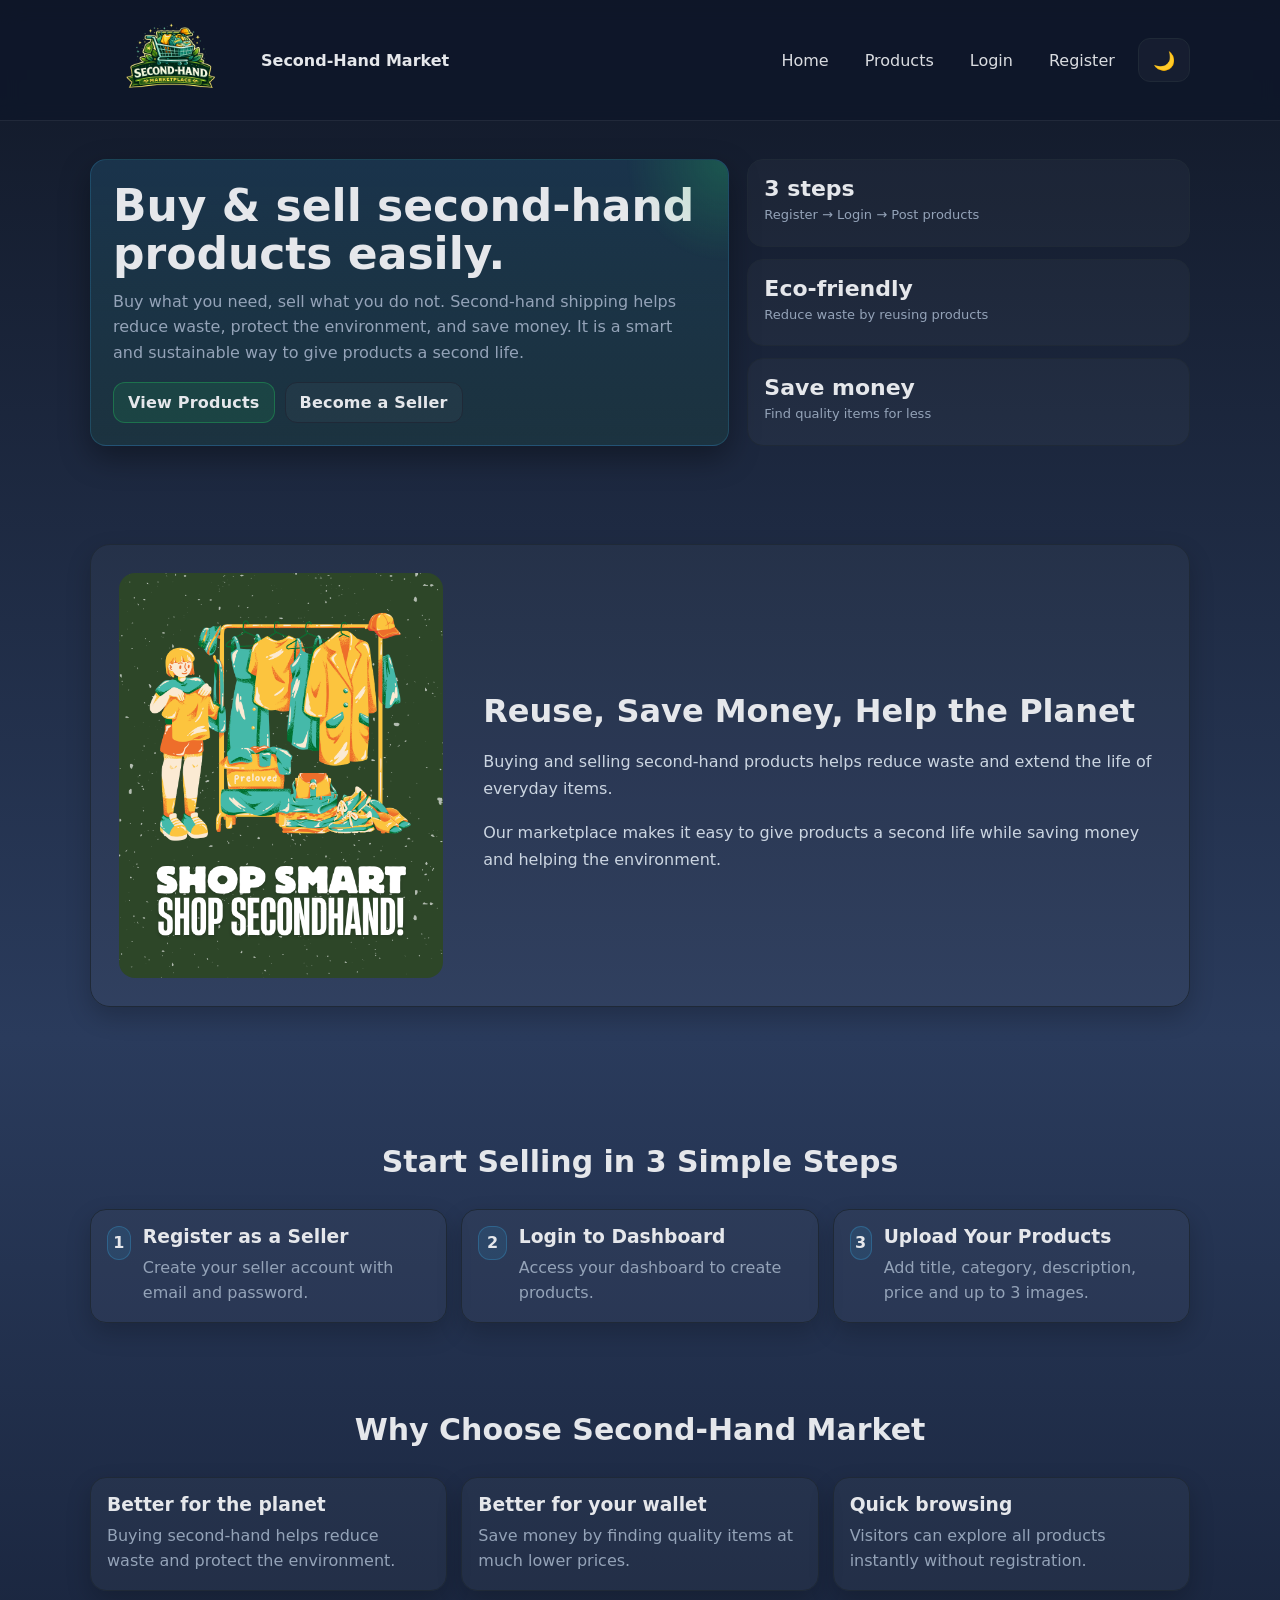
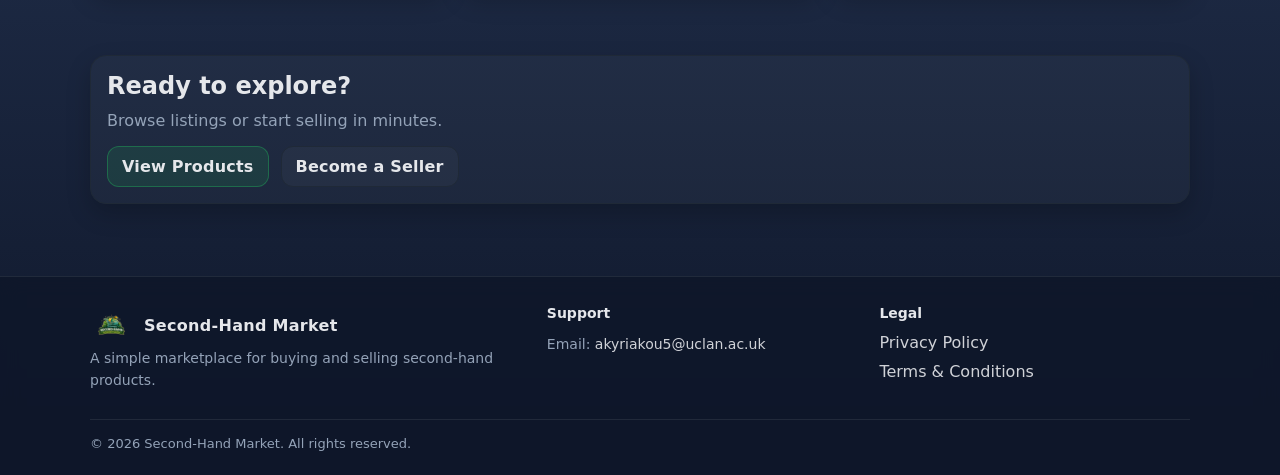
<file: index.html>
<!doctype html>
<html lang="en">
<head>
    <meta charset="utf-8" />
    <meta name="viewport" content="width=device-width,initial-scale=1" />
    <link rel="icon" type="image/png" href="assets/logo4.png">
    <title>Second-Hand Market | Home</title>
    <link rel="stylesheet" href="css/style.css" />
    <link rel="stylesheet" href="css/footer.css" />
    <script src="js/app.js" defer></script>

</head>
<body>
<div id="navbar"></div>

<header class="hero">
    <div class="container">
        <div class="hero-grid">
            <div class="hero-card">
                <h1>Buy & sell second-hand products easily.</h1>
                <p>
                    Buy what you need, sell what you do not. Second-hand shipping helps reduce waste,
                    protect the environment, and save money. It is a smart and sustainable way to give products a second life.
                </p>
                <div class="hero-actions">
                    <a class="btn primary" href="products.html">View Products</a>
                    <a class="btn" href="register.html">Become a Seller</a>
                </div>
            </div>

            <div class="kpi">
                <div class="kpi-card">
                    <div class="big">3 steps</div>
                    <div class="small">Register → Login → Post products</div>
                </div>
                <div class="kpi-card">
                    <div class="big">Eco-friendly</div>
                    <div class="small">Reduce waste by reusing products</div>
                </div>
                <div class="kpi-card">
                    <div class="big">Save money</div>
                    <div class="small">Find quality items for less</div>
                </div>
            </div>
        </div>
    </div>
</header>

<section class="eco-section">

    <div class="eco-container">

        <div class="eco-image">
            <img src="assets/sustainability.png" alt="Sustainable shopping">
        </div>

        <div class="eco-text">
            <h2>Reuse, Save Money, Help the Planet</h2>

            <p>
                Buying and selling second-hand products helps reduce waste and extend the life of everyday items.
            </p>

            <p>
                Our marketplace makes it easy to give products a second life while saving money and helping the environment.
            </p>

        </div>

    </div>

</section>

<main class="container">
    <section class="section">
        <h2 class="section-title">Start Selling in 3 Simple Steps</h2>
        <div class="grid-3 steps">
            <div class="card step">
                <div class="num">1</div>
                <div>
                    <h3>Register as a Seller</h3>
                    <p>Create your seller account with email and password.</p>
                </div>
            </div>
            <div class="card step">
                <div class="num">2</div>
                <div>
                    <h3>Login to Dashboard</h3>
                    <p>Access your dashboard to create products.</p>
                </div>
            </div>
            <div class="card step">
                <div class="num">3</div>
                <div>
                    <h3>Upload Your Products</h3>
                    <p>Add title, category, description, price and up to 3 images.</p>
                </div>
            </div>
        </div>
    </section>

    <section class="section">
        <h2 class="section-title">Why Choose Second-Hand Market</h2>
        <div class="grid-3">
            <div class="card">
                <h3>Better for the planet</h3>
                <p>Buying second-hand helps reduce waste and protect the environment.</p>
            </div>
            <div class="card">
                <h3>Better for your wallet</h3>
                <p>Save money by finding quality items at much lower prices.</p>
            </div>
            <div class="card">
                <h3>Quick browsing</h3>
                <p>Visitors can explore all products instantly without registration.</p>
            </div>
        </div>
    </section>

    <section class="section">
        <div class="card">
            <h2 style="margin:0 0 8px;">Ready to explore?</h2>
            <p class="muted" style="margin:0 0 12px;">Browse listings or start selling in minutes.</p>
            <div class="inline">
                <a class="btn primary" href="products.html">View Products</a>
                <a class="btn" href="register.html">Become a Seller</a>
            </div>
        </div>
    </section>


</main>
<div id="footerMount"></div>

</body>
</html>
</file>
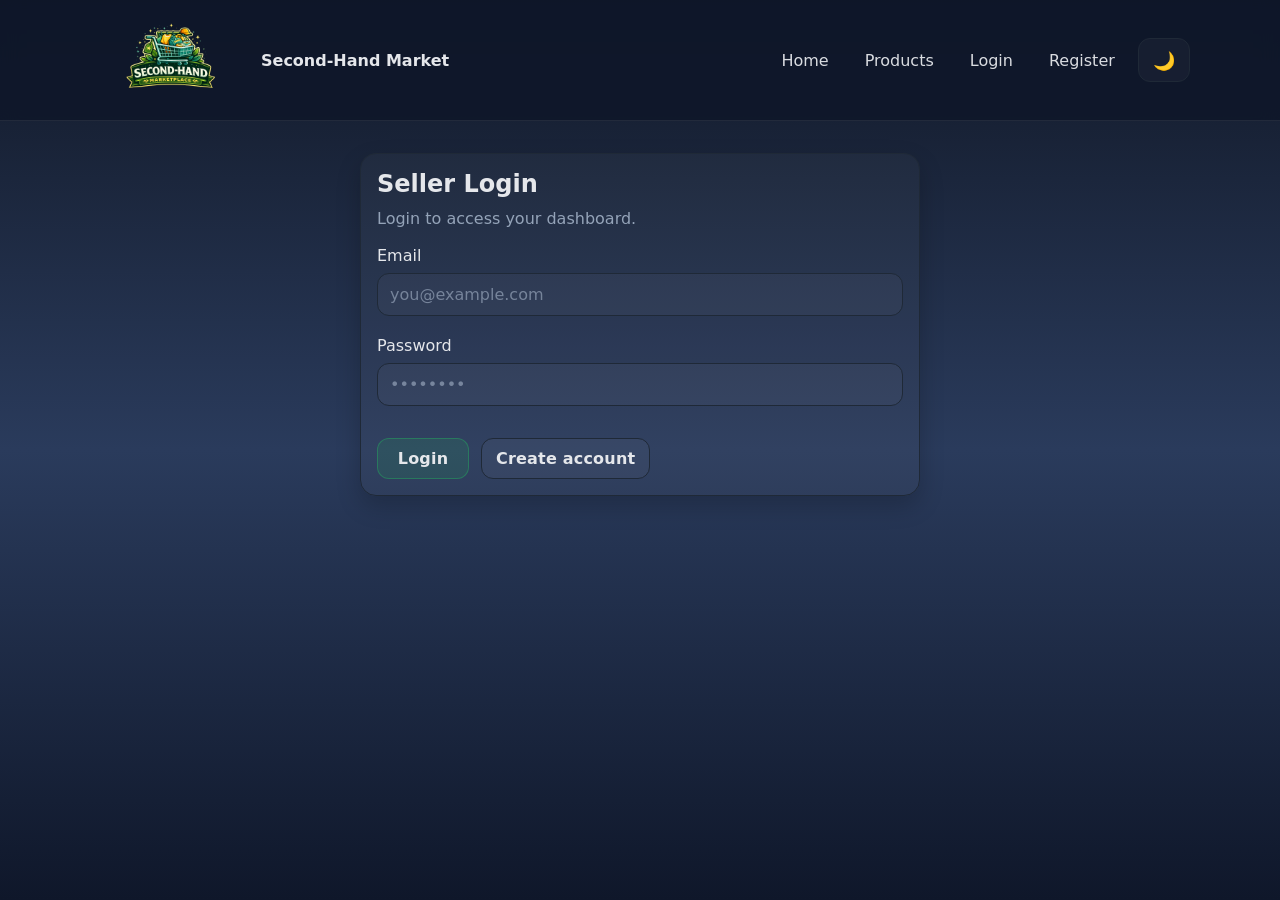
<file: login.html>
<!doctype html>
<html lang="en">
<head>
    <meta charset="utf-8" />
<!--    Makes the page responsive on all devices-->
    <meta name="viewport" content="width=device-width,initial-scale=1" />
    <link rel="icon" type="image/png" href="assets/logo4.png">
<!--    Title show in the browser tab-->
    <title>Second-Hand Market | Login</title>
    <link rel="stylesheet" href="css/style.css" />
    <script src="js/app.js" defer></script>
    <script src="js/auth.js" defer></script>
</head>
<body>
<div id="navbar"></div>

<main class="container section">
<!--    Card container for the login form-->
    <div class="card" style="max-width:560px;margin:0 auto;">
        <h2 style="margin:0 0 8px;">Seller Login</h2>
        <p class="muted" style="margin:0 0 14px;">Login to access your dashboard.</p>

<!--        Login form-->
        <form id="loginForm" class="form" novalidate>
<!--            Email input field-->
            <div class="form-row">
<!--                Label for email input-->
                <label for="email">Email</label>
                <input class="input" id="email" name="email" type="email" placeholder="you@example.com" required />
<!--                Error message for email-->
                <div class="error" data-error="email"></div>
            </div>

<!--            Password input field-->
            <div class="form-row">
<!--                Label for password input-->
                <label for="password">Password</label>
<!--                Password input box-->
                <input class="input" id="password" name="password" type="password" placeholder="••••••••" required />
<!--              Error message for password-->
                <div class="error" data-error="password"></div>
            </div>

            <div id="formMsg" class="small"></div>

            <div class="inline">
<!--                Login button-->
                <button class="btn primary" type="submit">Login</button>
<!--                Link to register page-->
                <a class="btn" href="register.html">Create account</a>
            </div>
        </form>
    </div>
</main>

</body>
</html>
</file>
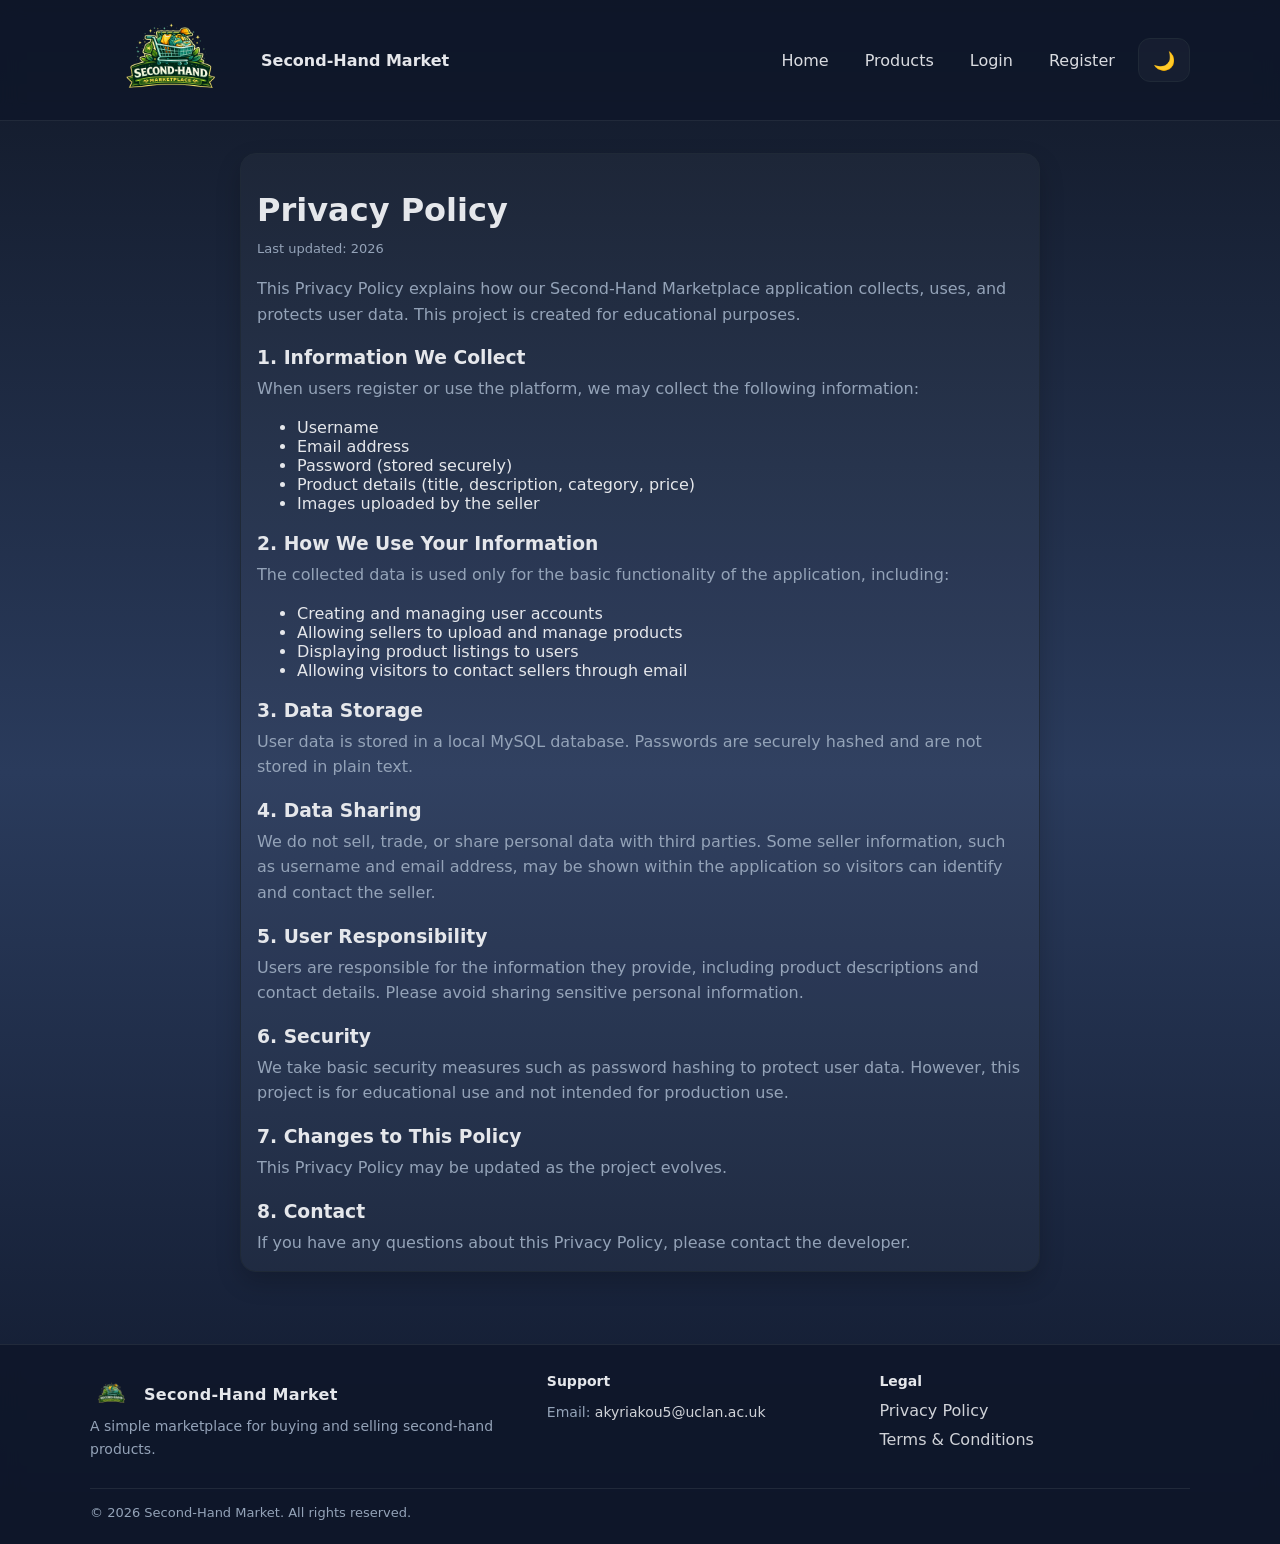
<file: privacy-policy.html>
<!doctype html>
<html lang="en">
<head>
    <meta charset="utf-8" />
    <!-- Makes the page responsive on all devices -->
    <meta name="viewport" content="width=device-width,initial-scale=1" />
    <link rel="icon" type="image/png" href="assets/logo4.png">
    <title>Privacy Policy | Second-Hand Market</title>
    <link rel="stylesheet" href="css/style.css" />
    <link rel="stylesheet" href="css/footer.css" />
    <script src="js/app.js" defer></script>
</head>

<body>
<div id="navbar"></div>

<main class="container section">
    <div class="card" style="max-width:800px;margin:0 auto;">

        <h1 style="margin-bottom:10px;">Privacy Policy</h1>
        <p class="muted small">Last updated: 2026</p>

        <p style="margin-top:16px;">
            This Privacy Policy explains how our Second-Hand Marketplace application collects, uses, and protects user data.
            This project is created for educational purposes.
        </p>

        <h3 style="margin-top:20px;">1. Information We Collect</h3>
        <p>
            When users register or use the platform, we may collect the following information:
        </p>
        <ul>
            <li>Username</li>
            <li>Email address</li>
            <li>Password (stored securely)</li>
            <li>Product details (title, description, category, price)</li>
            <li>Images uploaded by the seller</li>
        </ul>

        <h3 style="margin-top:20px;">2. How We Use Your Information</h3>
        <p>
            The collected data is used only for the basic functionality of the application, including:
        </p>
        <ul>
            <li>Creating and managing user accounts</li>
            <li>Allowing sellers to upload and manage products</li>
            <li>Displaying product listings to users</li>
            <li>Allowing visitors to contact sellers through email</li>
        </ul>

        <h3 style="margin-top:20px;">3. Data Storage</h3>
        <p>
            User data is stored in a local MySQL database. Passwords are securely hashed and are not stored in plain text.
        </p>

        <h3 style="margin-top:20px;">4. Data Sharing</h3>
        <p>
            We do not sell, trade, or share personal data with third parties.
            Some seller information, such as username and email address, may be shown within the application so visitors can identify and contact the seller.
        </p>

        <h3 style="margin-top:20px;">5. User Responsibility</h3>
        <p>
            Users are responsible for the information they provide, including product descriptions and contact details.
            Please avoid sharing sensitive personal information.
        </p>

        <h3 style="margin-top:20px;">6. Security</h3>
        <p>
            We take basic security measures such as password hashing to protect user data. However, this project is for educational use and not intended for production use.
        </p>

        <h3 style="margin-top:20px;">7. Changes to This Policy</h3>
        <p>
            This Privacy Policy may be updated as the project evolves.
        </p>

        <h3 style="margin-top:20px;">8. Contact</h3>
        <p>
            If you have any questions about this Privacy Policy, please contact the developer.
        </p>

    </div>
</main>
<!--Loaded footer-->
<div id="footerMount"></div>
</body>

</html>
</file>
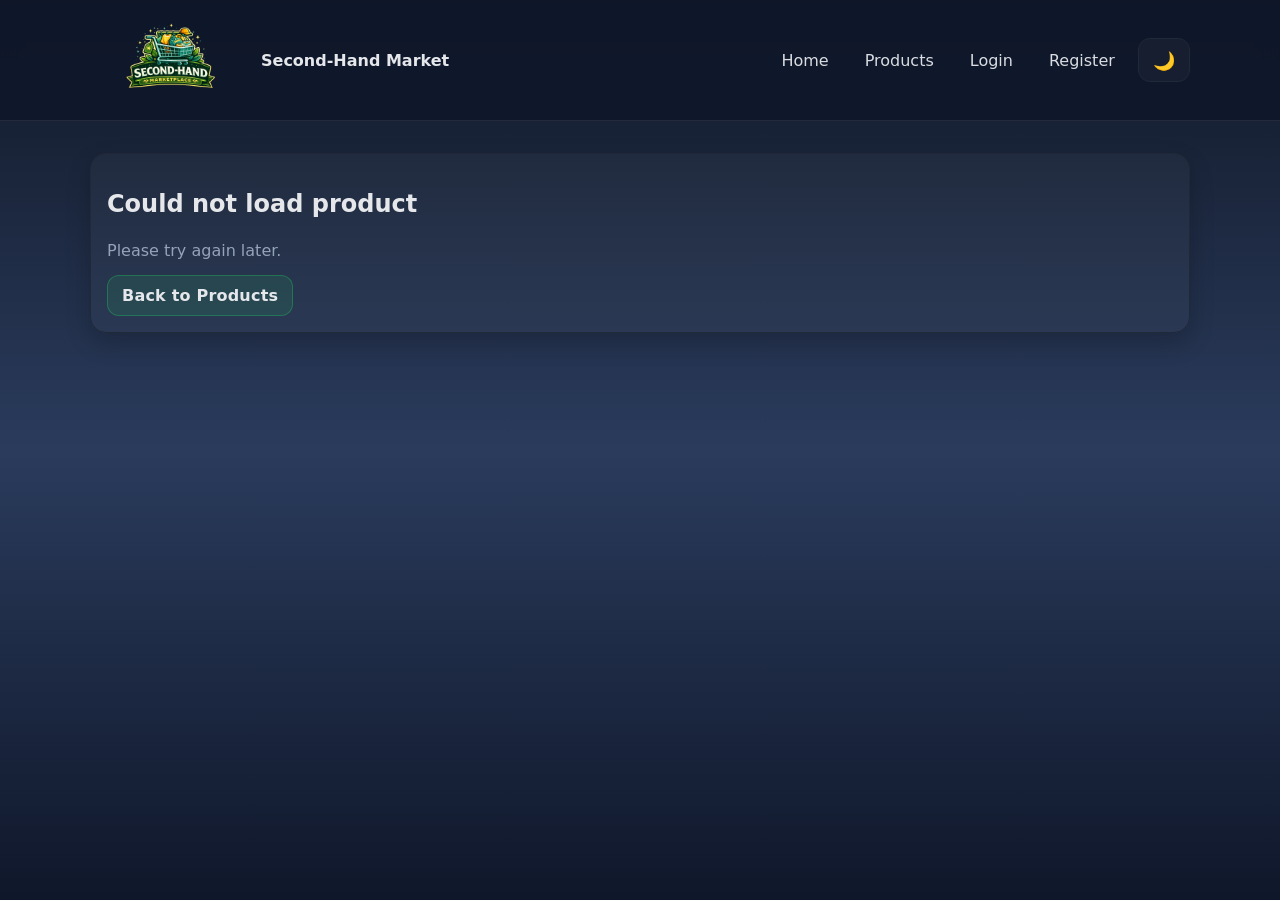
<file: product.html>
<!doctype html>
<html lang="en">
<head>
    <meta charset="utf-8" />
    <!-- Makes the page responsive on all devices -->
    <meta name="viewport" content="width=device-width,initial-scale=1" />
    <link rel="icon" type="image/png" href="assets/logo4.png">
    <!-- Title shown in the browser tab -->
    <title>Second-Hand Market | Product</title>
    <link rel="stylesheet" href="css/style.css" />
    <script src="js/app.js" defer></script>
    <script src="js/products.js" defer></script>
</head>
<body>
<div id="navbar"></div>

<main class="container section">
<!--Container where product details will be inserted-->
    <div id="productDetails"></div>
</main>

</body>
</html>
</file>
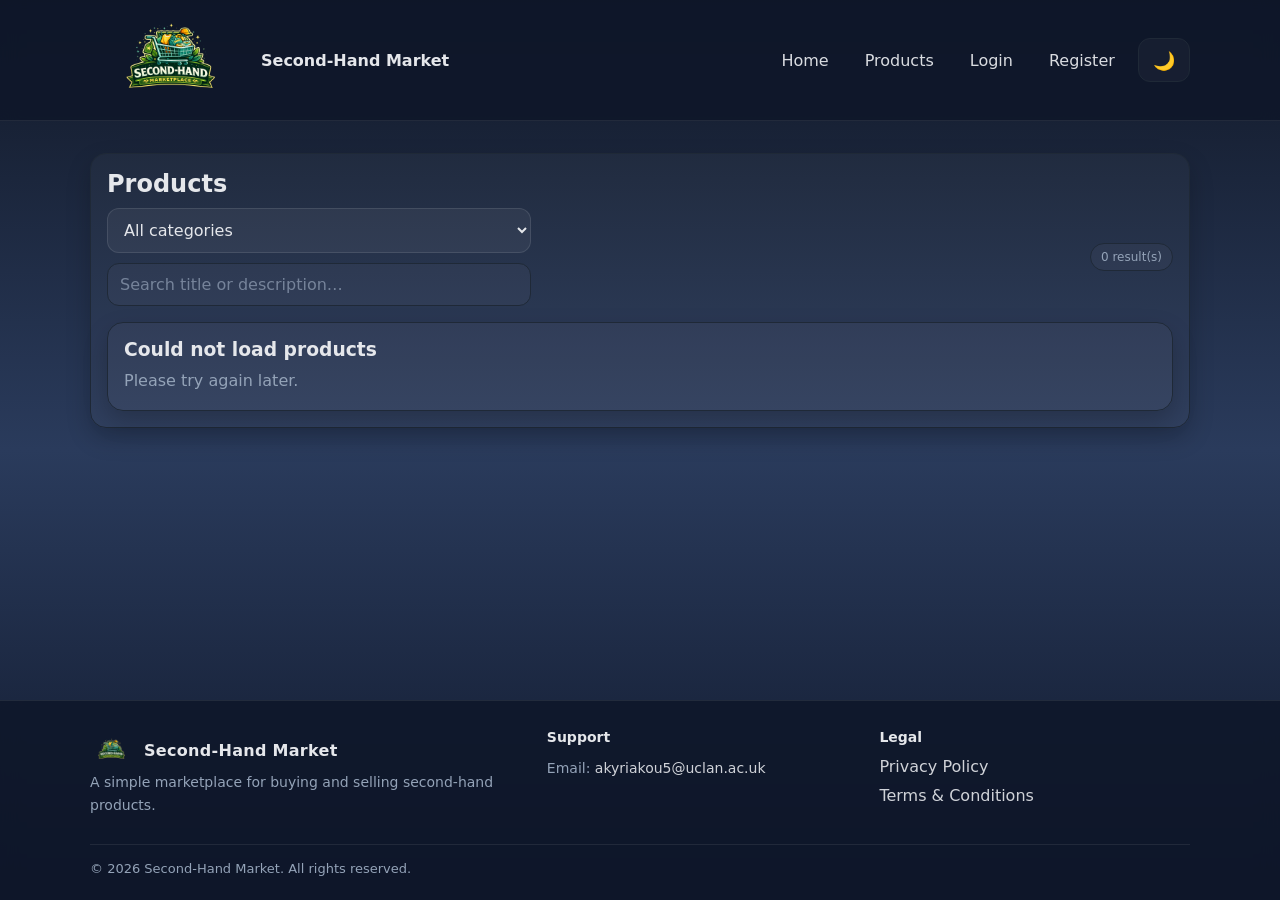
<file: products.html>
<!doctype html>
<html lang="en">
<head>
    <meta charset="utf-8" />
    <!-- Makes the page responsive on all devices -->
    <meta name="viewport" content="width=device-width,initial-scale=1" />
    <link rel="icon" type="image/png" href="assets/logo4.png">
    <!-- Title shown in the browser tab -->
    <title>Second-Hand Market | Products</title>
    <link rel="stylesheet" href="css/style.css" />
    <link rel="stylesheet" href="css/footer.css" />
    <script src="js/app.js" defer></script>
    <script src="js/products.js" defer></script>
</head>
<body>
<div id="navbar"></div>

<main class="container section">
    <!-- Card container for products page -->
    <div class="card">
        <h2 style="margin:0 0 8px;">Products</h2>
        <p class="muted" style="margin:0;"></p>

        <!-- Toolbar with filters and search -->
        <div class="toolbar">
            <div class="controls">
                <!-- Dropdown to filter products by category -->
                <select id="categoryFilter" class="select" aria-label="Category filter"></select>
                <input id="searchInput" class="input" placeholder="Search title or description…" />
            </div>
            <!-- Shows number of results -->
            <div class="badge" id="resultsCount">0 result(s)</div>
        </div>

        <!-- Grid container where products will be displayed -->
        <div id="productsGrid" class="grid-products"></div>
    </div>


</main>
<!--Loaded footer-->
<div id="footerMount"></div>

</body>
</html>
</file>
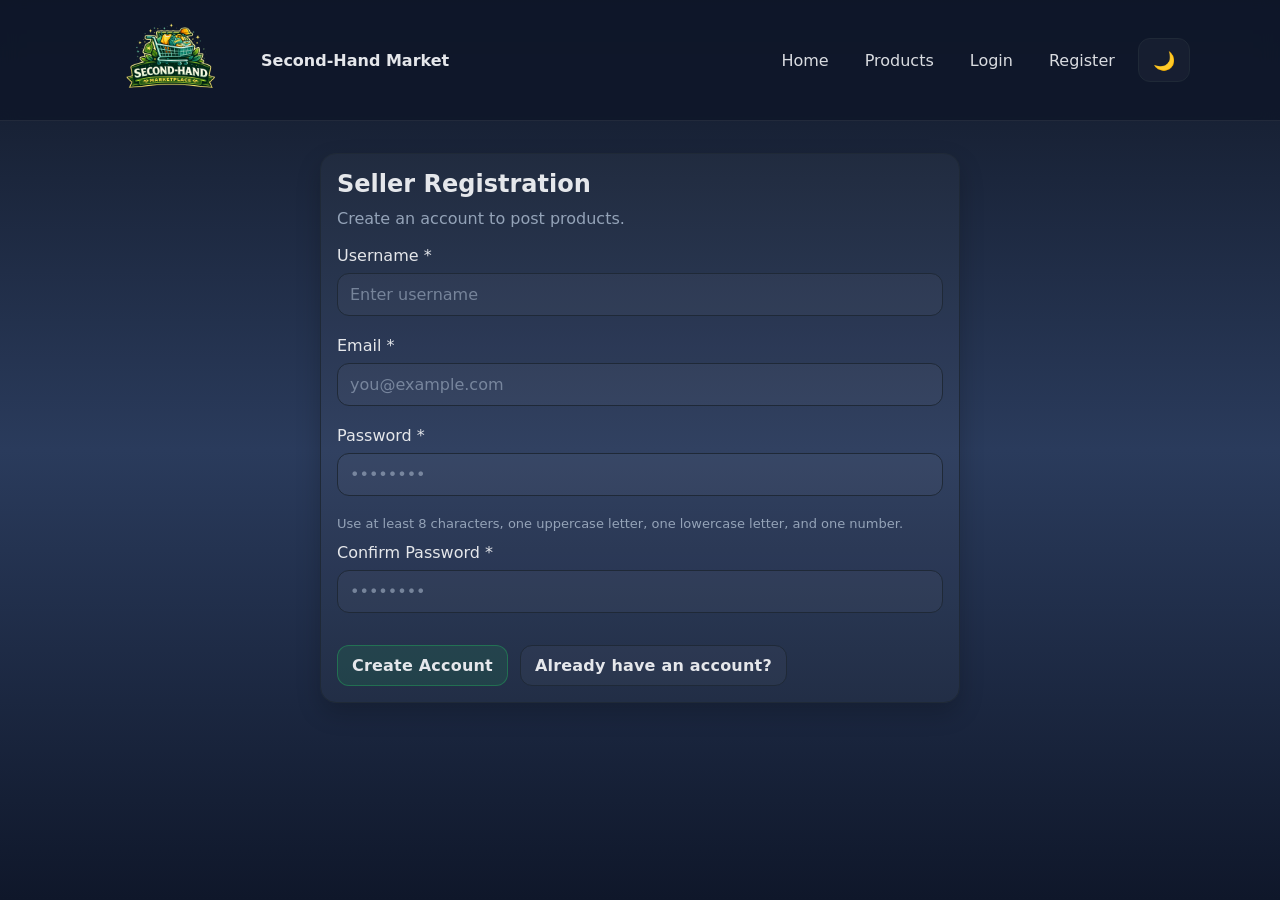
<file: register.html>
<!doctype html>
<html lang="en">
<head>
  <meta charset="utf-8" />
  <!-- Makes the page responsive on all devices -->
  <meta name="viewport" content="width=device-width,initial-scale=1" />
  <link rel="icon" type="image/png" href="assets/logo4.png">
  <!-- Title shown in the browser tab -->
  <title>Second-Hand Market | Register</title>
  <link rel="stylesheet" href="css/style.css" />
  <script src="js/app.js" defer></script>
  <script src="js/auth.js" defer></script>
</head>
<body>
<div id="navbar"></div>

<main class="container section">
  <!-- Card container for the registration form -->
  <div class="card" style="max-width:640px;margin:0 auto;">
    <h2 style="margin:0 0 8px;">Seller Registration</h2>
    <p class="muted" style="margin:0 0 14px;">Create an account to post products.</p>

    <!-- Registration form -->
    <form id="registerForm" class="form" novalidate>
      <!-- Username input field -->
      <div class="form-row">
        <!-- Username input box -->
        <label for="username">Username *</label>
        <input
                class="input"
                id="username"
                name="username"
                placeholder="Enter username"
                required
        />
        <!-- Error message for username -->
        <div class="error" data-error="username"></div>
      </div>

      <!-- Email input field -->
      <div class="form-row">
        <!-- Label for email -->
        <label for="email">Email *</label>
        <input
                class="input"
                id="email"
                name="email"
                type="email"
                placeholder="you@example.com"
                required
        />

        <!-- Error message for email -->
        <div class="error" data-error="email"></div>
      </div>

      <!-- Password input field -->
      <div class="form-row">
        <!-- Label for password -->
        <label for="password">Password *</label>

        <!-- Password input box -->
        <input
                class="input"
                id="password"
                name="password"
                type="password"
                placeholder="••••••••"
                required
        />
        <!-- Error message for password -->
        <div class="error" data-error="password"></div>
        <!-- Password rules description -->
        <div class="small muted" style="margin-top:4px;">
          Use at least 8 characters, one uppercase letter, one lowercase letter, and one number.
        </div>
      </div>

<!--      Confirm Password-->
      <div class="form-row">
        <label for="confirmPassword">Confirm Password *</label>
        <input
                class="input"
                id="confirmPassword"
                name="confirmPassword"
                type="password"
                placeholder="••••••••"
                required
        />
        <div class="error" data-error="confirmPassword"></div>
      </div>


      <div id="formMsg" class="small"></div>

      <!-- Buttons section -->
      <div class="inline">
        <!-- Create account button -->
        <button class="btn primary" type="submit">Create Account</button>
        <!-- Link to login page -->
        <a class="btn" href="login.html">Already have an account?</a>
      </div>
    </form>
  </div>
</main>
</body>
</html>
</file>
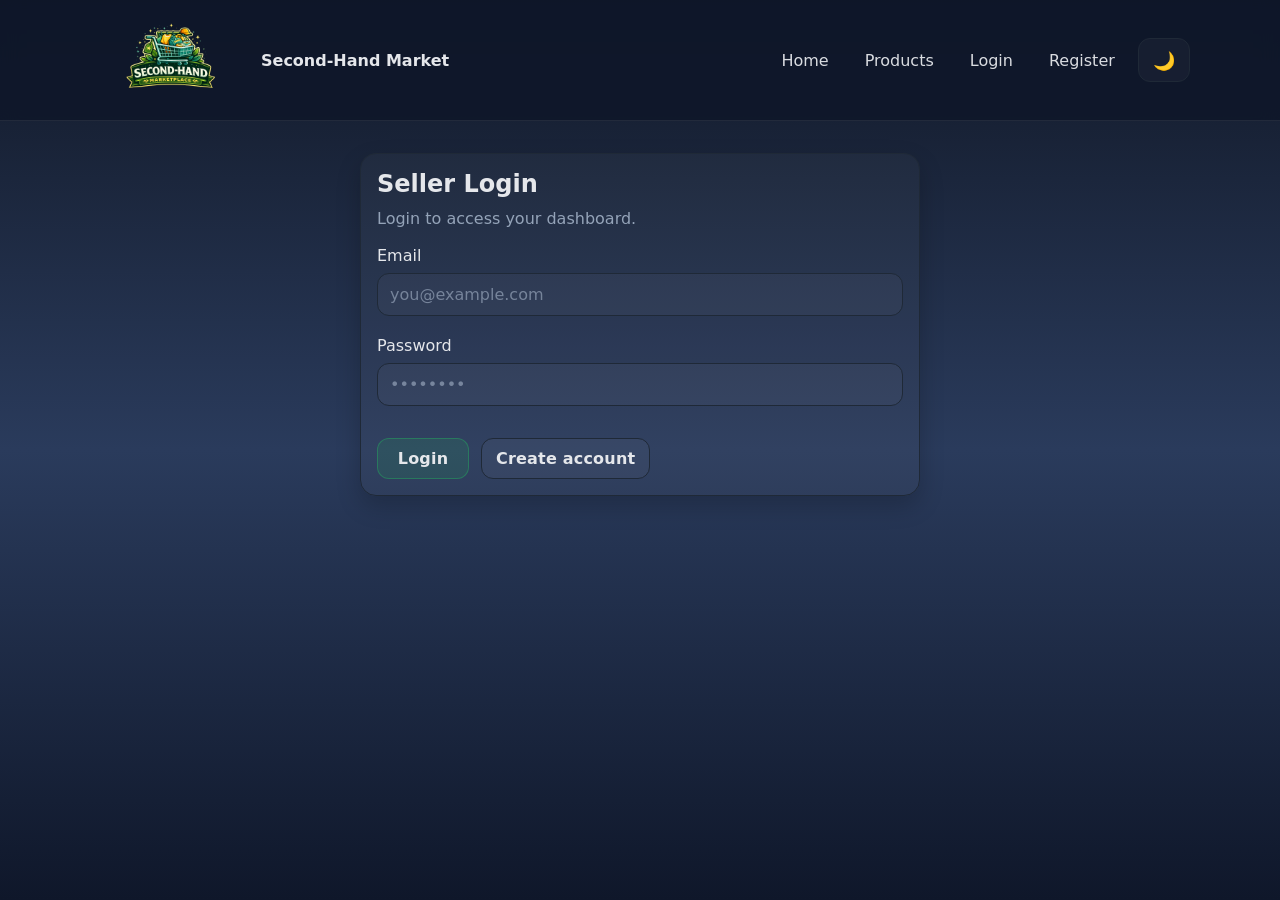
<file: seller-dashboard.html>
<!doctype html>
<html lang="en">
<head>
    <meta charset="utf-8" />
    <!-- Makes the page responsive on all devices -->
    <meta name="viewport" content="width=device-width,initial-scale=1" />
    <link rel="icon" type="image/png" href="assets/logo4.png">
    <!-- Title shown in the browser tab -->
    <title>Second-Hand Market | Seller Dashboard</title>
    <link rel="stylesheet" href="css/style.css" />
    <script src="js/app.js" defer></script>
    <script src="js/seller.js" defer></script>
</head>
<body data-page="dashboard">
<div id="navbar"></div>

<main class="container section">
    <div class="card">
        <h2 style="margin:0 0 8px;">Seller Dashboard</h2>
        <p class="muted" style="margin:0 0 14px;">Create a new product listing</p>

        <!-- Form to create a new product -->
        <form id="createProductForm" class="form" novalidate>
            <!-- Split layout for title and category -->
            <div class="split">
                <div class="form-row">
                    <!-- Label -->
                    <label for="title">Title *</label>
                    <!-- Input field -->
                    <input class="input" id="title" name="title" placeholder="e.g., Nike running shoes" required />
                    <!-- Error message -->
                    <div class="error" data-error="title"></div>
                </div>

                <!-- Product category dropdown -->
                <div class="form-row">
                    <label for="category">Category *</label>
                    <!-- Select dropdown -->
                    <select class="select" id="category" name="category" required></select>
                    <!-- Error message -->
                    <div class="error" data-error="category"></div>
                </div>
            </div>

            <!-- Product description -->
            <div class="form-row">
                <label for="description">Description *</label>
                <!-- Text area -->
                <textarea class="textarea" id="description" name="description" placeholder="Write details about the item..." required></textarea>
                <!-- Error message -->
                <div class="error" data-error="description"></div>
            </div>

            <!-- Product price -->
                <div class="form-row">
                    <label for="price">Price (€) *</label>
                    <input class="input" id="price" name="price" inputmode="decimal" placeholder="e.g., €25" required />
                    <!-- Error message -->
                    <div class="error" data-error="price"></div>
                </div>

            <!-- Image upload -->
            <div class="form-row">
                <label for="images">Images (max 3, jpg/png/webp)</label>
                <!-- File input -->
                <input class="input" id="images" name="images" type="file" accept=".jpg,.jpeg,.png,.webp,image/jpeg,image/png,image/webp" multiple />
                <!-- Error message -->
                <div class="error" data-error="images"></div>
                <!-- Preview area for uploaded images -->
                <div id="imagePreviews" class="previews" style="margin-top:10px;"></div>
            </div>

            <!-- Area for form messages -->
            <div id="formMsg" class="small"></div>

            <!-- Buttons section -->
            <div class="inline">
                <!-- Button to submit the product -->
                <button class="btn primary" id="submitProductBtn" type="submit">Create Product</button>
                <!-- Button to view seller products -->
                <a class="btn" id="viewMyProductsBtn" href="#">View My Products</a>
            </div>


            <!-- Message shown after successful creation -->
            <div id="afterCreate" class="notice" style="display:none; margin-top: 12px;">
                <!-- Success message -->
                <div class="muted small">Your product is saved. You can now see it in the products page.</div>
                <!-- Link to products page -->
                <div class="inline" style="margin-top:10px;">
                    <a class="btn primary" href="products.html">Go to Products</a>
                </div>
            </div>
        </form>
    </div>

    <!-- Section for seller products -->
    <section class="section">
        <div class="card">
            <h3 style="margin:0 0 8px;">My Products</h3>
            <p class="muted" style="margin:0 0 12px;">Here you can view and manage all the products you have posted.</p>
            <!-- Container where seller products will be displayed -->
            <div id="myProducts"></div>
        </div>
    </section>
</main>
</body>
</html>
</file>
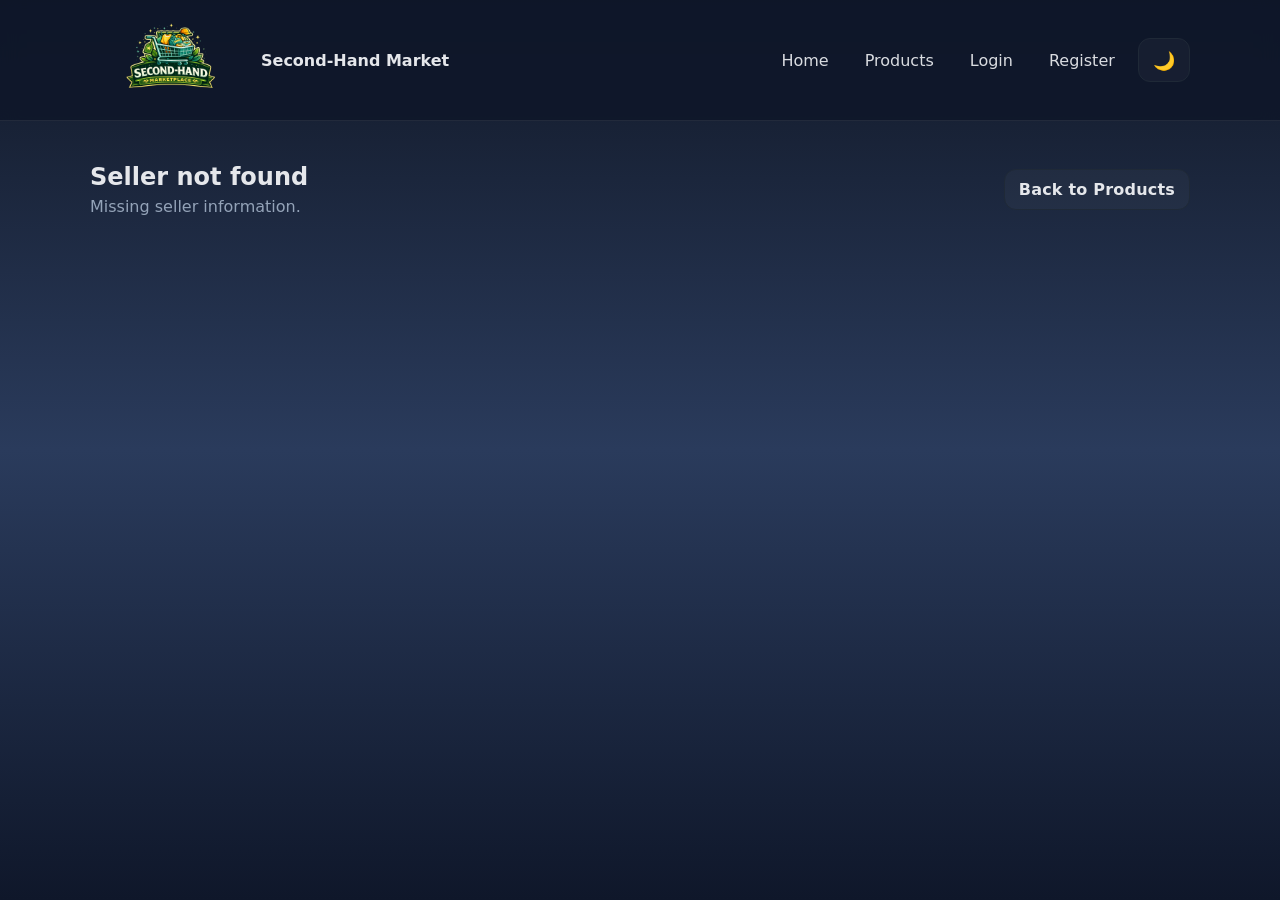
<file: seller.html>
<!doctype html>
<html lang="en">
<head>
    <meta charset="utf-8" />
    <!-- Makes the page responsive on all devices -->
    <meta name="viewport" content="width=device-width,initial-scale=1" />
    <link rel="icon" type="image/png" href="assets/logo4.png">
    <!-- Title shown in the browser tab -->
    <title>Second-Hand Market | Seller</title>
    <link rel="stylesheet" href="css/style.css" />
    <script src="js/app.js" defer></script>
    <script src="js/seller-products.js" defer></script>
</head>
<body>
<div id="navbar"></div>

<main class="container section">
    <!-- Top toolbar section -->
    <div class="toolbar">
        <div>
            <!-- Title showing seller products -->
            <h2 id="sellerTitle" style="margin:0 0 6px;">Seller Products</h2>
            <p id="sellerSubtitle" class="muted" style="margin:0;">Loading seller products...</p>
        </div>
        <!-- Button to go back to products page -->
        <a class="btn" href="products.html">Back to Products</a>
    </div>

    <!-- Grid where seller products will be displayed -->
    <div id="sellerProductsGrid" class="grid-products"></div>
</main>

</body>
</html>
</file>
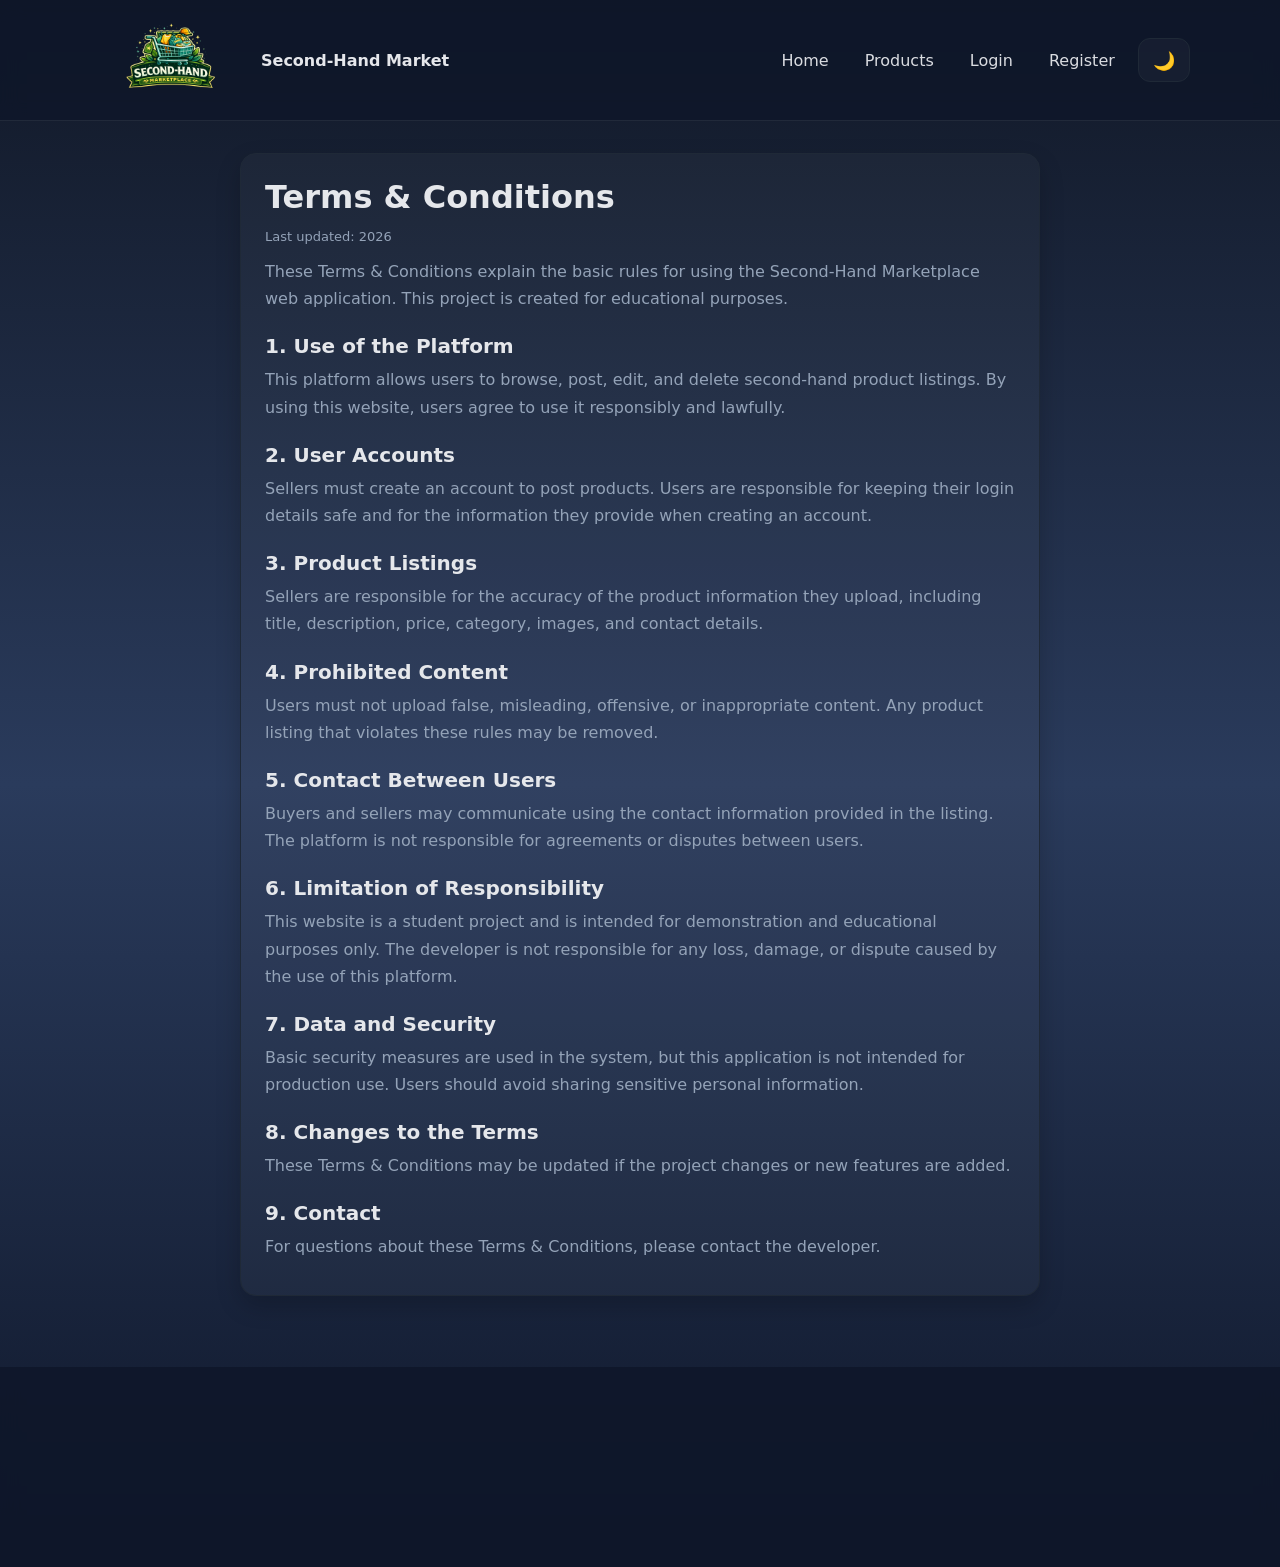
<file: terms-conditions.html>
<!doctype html>
<html lang="en">
<head>
    <meta charset="utf-8" />
    <!-- Makes the page responsive on all devices -->
    <meta name="viewport" content="width=device-width,initial-scale=1" />
    <link rel="icon" type="image/png" href="assets/logo4.png">
    <!-- Title shown in the browser tab -->
    <title>Terms & Conditions | Second-Hand Market</title>
    <link rel="stylesheet" href="css/style.css" />
    <link rel="stylesheet" href="css/footer.css" />
    <script src="js/app.js" defer></script>
</head>

<body>
<div id="navbar"></div>

<main class="container section">
    <div class="card legal-card">

        <h1 class="legal-title">Terms &amp; Conditions</h1>
        <p class="muted small">Last updated: 2026</p>

        <p class="legal-intro">
            These Terms &amp; Conditions explain the basic rules for using the Second-Hand Marketplace web application.
            This project is created for educational purposes.
        </p>

        <h3>1. Use of the Platform</h3>
        <p>
            This platform allows users to browse, post, edit, and delete second-hand product listings.
            By using this website, users agree to use it responsibly and lawfully.
        </p>

        <h3>2. User Accounts</h3>
        <p>
            Sellers must create an account to post products. Users are responsible for keeping their login details safe
            and for the information they provide when creating an account.
        </p>

        <h3>3. Product Listings</h3>
        <p>
            Sellers are responsible for the accuracy of the product information they upload, including title, description,
            price, category, images, and contact details.
        </p>

        <h3>4. Prohibited Content</h3>
        <p>
            Users must not upload false, misleading, offensive, or inappropriate content. Any product listing that violates
            these rules may be removed.
        </p>

        <h3>5. Contact Between Users</h3>
        <p>
            Buyers and sellers may communicate using the contact information provided in the listing. The platform is not
            responsible for agreements or disputes between users.
        </p>

        <h3>6. Limitation of Responsibility</h3>
        <p>
            This website is a student project and is intended for demonstration and educational purposes only.
            The developer is not responsible for any loss, damage, or dispute caused by the use of this platform.
        </p>

        <h3>7. Data and Security</h3>
        <p>
            Basic security measures are used in the system, but this application is not intended for production use.
            Users should avoid sharing sensitive personal information.
        </p>

        <h3>8. Changes to the Terms</h3>
        <p>
            These Terms &amp; Conditions may be updated if the project changes or new features are added.
        </p>

        <h3>9. Contact</h3>
        <p>
            For questions about these Terms &amp; Conditions, please contact the developer.
        </p>

    </div>
</main>
<div id="footerMount"></div>
</body>
</html>
</file>
<file: css/style.css>
/*ROOT VARIABLES*/
:root{
    --bg:#0b0f19;
    --card:#111827;
    --muted:#94a3b8;
    --text:#e5e7eb;
    --accent:#22c55e;
    --accent2:#38bdf8;
    --danger:#ef4444;
    --border:#1f2937;
    --shadow: 0 12px 30px rgba(0,0,0,.35);
    --radius: 16px;
    --max: 1100px;
}

/* GENERAL STYLES*/
*{
    box-sizing:border-box;
}

html,body{
    margin:0;
    padding:0;
    font-family:system-ui,-apple-system,Segoe UI,Roboto,Arial,sans-serif;
    color:var(--text);
    min-height:100%;
}

body{
    min-height:100vh;
    display: flex;
    flex-direction: column;
    background: linear-gradient(180deg, #111827 0%, #2a3b5c 50%, #0f172a 100%);
}
main{
    flex: 1;
}

a{
    color:inherit;
    text-decoration:none;
}

img{
    max-width:100%;
    display:block;
}

/*Inputs and buttons*/
button,input,select,textarea{
    font:inherit;
}

.container{
    width:min(var(--max), calc(100% - 32px));
    margin:0 auto;
}

/*Section spacing*/
.section{
    padding:32px 0;
}

/*section title*/
.section-title{
    text-align:center;
    font-size:30px;
    margin-bottom:30px;
    font-weight:700;
}

/*light text*/
.muted{
    color:var(--muted);
}

/*small text*/
.small{
    font-size:13px;
}

.price{
    font-weight:900;
}

/* NAVBAR*/
.navbar{
    position:sticky; /* stays at top */
    top:0;
    z-index:50;
    backdrop-filter:blur(10px);
    background:rgba(15,23,42,.85);
    border-bottom: 1px solid rgba(255,255,255,.08);
}

/*navbar layout*/
.nav-inner{
    display:flex;
    align-items:center;
    justify-content:space-between;
    padding:14px 0;
    gap:12px;
}

/*logo and title*/
.brand{
    display:flex;
    align-items:center;
    gap:14px;
    font-weight:600;
}

/*logo image*/
.brand .logo{
    width:157px;
    height:92px;
    object-fit:contain;
    border-radius:8px;
    flex-shrink:0;
}
.brand span{
    white-space:nowrap;
}
/*mobile navbar*/
@media (max-width:768px){
    .brand{
        gap:10px;
    }

    .brand .logo{
        width: 87px;
        height: 58px;
        transform: scale(1.45);

    }

    .brand span{
        font-size:14px;
        white-space:nowrap;
    }
}
/*navigation links*/
.nav-links{
    display:flex;
    align-items:center;
    gap:10px;
    flex-wrap:wrap;
}
/*each link*/
.nav-links a{
    padding:10px 12px;
    border:1px solid transparent;
    border-radius:999px;
    color:var(--text);
    opacity:.95;
    transition:all .2s ease;
}

/*hover effect*/
.nav-links a:hover{
    border-color:var(--border);
    background:rgba(255,255,255,.03);
}
/*right side buttons*/
.nav-cta{
    display:flex;
    gap:10px;
    align-items:center;
    flex-wrap:wrap;
}

/* BUTTONS & BADGES*/
.btn{
    display:inline-flex;
    align-items:center;
    justify-content:center;
    gap:8px;
    padding:10px 14px;
    border-radius:12px;
    border:1px solid var(--border);
    background:rgba(255,255,255,.03);
    color:var(--text);
    cursor:pointer;
    font-weight:600;
    letter-spacing:.2px;
    transition:all .2s ease;
}

.btn:hover{
    background:rgba(255,255,255,.06);
    transform:translateY(-1px);
    box-shadow:0 6px 14px rgba(0,0,0,.15);
}
/*click effect*/
.btn:active{
    transform:translateY(1px);
}
/*green button*/
.btn.primary{
    border-color:rgba(34,197,94,.35);
    background:rgba(34,197,94,.12);
}

.btn.primary:hover{
    background:rgba(34,197,94,.18);
}
/*red button*/
.btn.danger{
    border-color:rgba(239,68,68,.35);
    background:rgba(239,68,68,.12);
}

.btn.danger:hover{
    background:rgba(239,68,68,.18);
}

.badge{
    display:inline-flex;
    align-items:center;
    padding:6px 10px;
    border-radius:999px;
    border:1px solid var(--border);
    background:rgba(255,255,255,.03);
    color:var(--muted);
    font-size:12px;
}

/* HERO SECTION - HOME PAGE */
.hero{
    padding:38px 0 18px;
}
/*grid layout*/
.hero-grid{
    display:grid;
    grid-template-columns:1.3fr .9fr;
    gap:18px;
    align-items:stretch;
}

.hero-card{
    background:linear-gradient(180deg, rgba(56,189,248,.14), rgba(34,197,94,.08));
    border:1px solid rgba(56,189,248,.18);
    border-radius:var(--radius);
    box-shadow:var(--shadow);
    padding:22px;
    overflow:hidden;
    position:relative;
}

.hero-card:before{
    content:"";
    position:absolute;
    inset:-120px -120px auto auto;
    width:240px;
    height:240px;
    border-radius:50%;
    background:radial-gradient(circle, rgba(34,197,94,.25), transparent 60%);
    filter:blur(0px);
}
/*hero title*/
.hero h1{
    margin:0 0 10px;
    font-size:clamp(26px, 4vw, 44px);
    line-height:1.1;
}

.hero p{
    margin:0 0 16px;
    color:var(--muted);
    font-size:16px;
    line-height:1.6;
}
/*buttons inside hero*/
.hero-actions{
    display:flex;
    gap:10px;
    flex-wrap:wrap;
}

/* KPI CARDS*/
.kpi{
    display:grid;
    gap:12px;
}

.kpi-card{
    background:rgba(255,255,255,.03);
    border:1px solid var(--border);
    border-radius:var(--radius);
    padding:16px;
}

.kpi-card .big{
    font-size:22px;
    font-weight:800;
}

.kpi-card .small{
    color:var(--muted);
    font-size:13px;
    margin-top:6px;
}

/* GENERIC CARDS / GRID / STEPS */
.grid-3{
    display:grid;
    grid-template-columns:repeat(3, 1fr);
    gap:14px;
}

.card{
    background:rgba(255,255,255,.03);
    border:1px solid var(--border);
    border-radius:var(--radius);
    padding:16px;
    box-shadow:0 10px 24px rgba(0,0,0,.20);
}

.card h3{
    margin:0 0 8px;
}

.card p{
    margin:0;
    color:var(--muted);
    line-height:1.6;
}

.steps{
    counter-reset:step;
}

.step{
    display:flex;
    gap:12px;
    align-items:flex-start;
}

.step .num{
    width:34px;
    height:34px;
    border-radius:12px;
    display:grid;
    place-items:center;
    background:rgba(56,189,248,.10);
    border:1px solid rgba(56,189,248,.25);
    color:var(--text);
    font-weight:800;
}

/* FORMS / INPUTS */
.toolbar{
    display:flex;
    gap:10px;
    flex-wrap:wrap;
    align-items:center;
    justify-content:space-between;
    margin:10px 0 16px;
}

.controls{
    display:flex;
    gap:10px;
    flex-wrap:wrap;
    align-items:center;
}

.input,
.select,
.textarea{
    width:100%;
    padding:11px 12px;
    border-radius:12px;
    border:1px solid var(--border);
    background:rgba(255,255,255,.03);
    color:var(--text);
    outline:none;
    transition:border-color .2s ease, box-shadow .2s ease, background .2s ease, color .2s ease;
}

.input::placeholder,
.textarea::placeholder{
    color:rgba(148,163,184,.7);
}

.select{
    cursor:pointer;
    background: rgba(255,255,255,.05);
    color: var(--text);
    border: 1px solid rgba(255,255,255,.10);
    border-radius: 12px;
    padding: 11px 12px;
}

.select:focus,
.input:focus,
.textarea:focus{
    outline:none;
    border-color: var(--accent2);
    box-shadow: 0 0 0 3px rgba(56,189,248,.12);
}

.select option{
    background:#0f172a;
    color:var(--text);
}

.textarea{
    min-height:120px;
    resize:vertical;
}

.form{
    display:grid;
    gap:12px;
}

.form-row{
    display:grid;
    gap:8px;
}

.error{
    color:var(--danger);
    font-size:13px;
}

.success{
    color:var(--accent);
    font-size:13px;
}

/* INLINE LAYOUT */
.inline{
    display:flex;
    gap:12px;
    flex-wrap:wrap;
    align-items:center;
}

.inline .notice{
    flex:0;
    min-width:220px;
}

.inline .notice .small{
    margin-bottom:4px;
}

.inline .btn{
    min-width:92px;
}

/*  NOTICE BOX*/
.notice{
    padding:12px 14px;
    border-radius:14px;
    border:1px solid var(--border);
    background:rgba(255,255,255,.03);
}

/* PRODUCTS PAGE */

/*grid layout*/
.grid-products{
    display:grid;
    grid-template-columns:repeat(3, 1fr);
    gap:14px;
}
/*product card*/
.product-card{
    transition:transform 0.2s ease, box-shadow 0.2s ease;
    cursor:pointer;
}

.product-card:hover{
    transform:translateY(-6px);
    box-shadow:0 15px 35px rgba(0,0,0,0.4);
}

.product-thumb{
    aspect-ratio:4/3;
    overflow:hidden;
    background:#111827;
}
/*image inside product*/
.product-thumb img{
    width:100%;
    height:100%;
    object-fit:cover;
}

.product-body{
    padding:14px;
}

.product-title{
    margin:0 0 8px;
    font-weight:800;
}
/*price, category*/
.product-meta{
    display:flex;
    justify-content:space-between;
    align-items:center;
    gap:10px;
    flex-wrap:wrap;
}

/*PRODUCT DETAILS PAGE */
.gallery{
    display:grid;
    grid-template-columns:1.2fr .8fr;
    gap:14px;
    align-items:start;
}

.main-image{
    border-radius: var(--radius);
    border: 1px solid var(--border);
    background: rgba(255,255,255,.03);
    padding: 12px;
    display: flex;
    align-items: center;
    justify-content: center;
    max-height: 520px;
    overflow: visible;
}

.main-image img{
    max-width: 100%;
    max-height: 500px;
    width: auto;
    height: auto;
    object-fit: contain;
    display: block;
}

.thumbs{
    display:grid;
    grid-template-columns:repeat(3, 1fr);
    gap:10px;
}

.thumb{
    border-radius:14px;
    overflow:hidden;
    border:1px solid var(--border);
    aspect-ratio:1/1;
    background:rgba(255,255,255,.03);
    cursor:pointer;
    display:grid;
    place-items:center;
}

.thumb img{
    width:100%;
    height:100%;
    object-fit:cover;
}

/* SPLIT LAYOUT*/
.split{
    display:grid;
    grid-template-columns:1fr 1fr;
    gap:14px;
    align-items:start;
}

/*IMAGE PREVIEWS*/
.previews{
    display:flex;
    gap:10px;
    flex-wrap:wrap;
}

.preview{
    width:96px;
    height:96px;
    border-radius:16px;
    overflow:hidden;
    border:1px solid var(--border);
    background:rgba(255,255,255,.03);
}

.preview img{
    width:100%;
    height:100%;
    object-fit:cover;
}

/* TABLES*/
.table{
    width:100%;
    border-collapse:collapse;
    border:1px solid var(--border);
    border-radius:14px;
    overflow:hidden;
}

.table th,
.table td{
    padding:10px 12px;
    border-bottom:1px solid var(--border);
    text-align:left;
    font-size:14px;
}

.table th{
    color:var(--muted);
    font-weight:700;
    background:rgba(255,255,255,.02);
}

.table tr:last-child td{
    border-bottom:none;
}

/* BURGER BUTTON*/
.burger{
    display:none;
    align-items:center;
    justify-content:center;
    width:44px;
    height:44px;
    border-radius:12px;
    border:1px solid var(--border);
    background:rgba(255,255,255,.03);
    color:var(--text);
    cursor:pointer;
    font-size:22px;
    line-height:1;
    transition:background .2s ease, border-color .2s ease, color .2s ease;
}

.burger:hover{
    background:rgba(255,255,255,.06);
}

/* THEME BUTTON*/
.theme-btn{
    min-width:44px;
    height:44px;
    display:inline-flex;
    align-items:center;
    justify-content:center;
    padding:0 14px;
    font-size:18px;
    border-radius:12px;
}

/* HOME PAGE - SUSTAINABILITY SECTION */
.eco-section{
    padding:80px 20px;
}

.eco-container{
    max-width:1100px;
    margin:auto;
    display:flex;
    align-items:center;
    gap:40px;
    background:rgba(255,255,255,.03);
    border:1px solid var(--border);
    border-radius:20px;
    padding:28px;
    box-shadow:0 10px 24px rgba(0,0,0,.20);
}

.eco-image img{
    width:100%;
    max-width:430px;
    border-radius:16px;
    display:block;
}

.eco-text h2{
    font-size:32px;
    margin-bottom:18px;
    line-height:1.2;
    font-weight:700;
}

.eco-text p{
    color:#cbd5e1;
    line-height:1.7;
    font-size:16px;
    margin-bottom:12px;
}

/* LEGAL PAGES*/
.legal-card{
    max-width:800px;
    margin:0 auto;
    padding:24px;
}

.legal-title{
    margin:0 0 10px;
    font-size:32px;
    font-weight:800;
}

.legal-intro{
    margin-top:16px;
    line-height:1.7;
    color:var(--text);
}

.legal-card h3{
    margin-top:22px;
    margin-bottom:8px;
    font-size:20px;
}

.legal-card p{
    margin:0 0 10px;
    line-height:1.7;
    color:var(--muted);
}

.legal-card ul{
    margin:8px 0 14px 20px;
    color:var(--muted);
    line-height:1.7;
}

.legal-card li{
    margin-bottom:6px;
}

/* RESPONSIVE - GENERAL*/
@media (max-width: 920px){
    .hero-grid{
        grid-template-columns:1fr;
    }

    .grid-products{
        grid-template-columns:repeat(2, 1fr);
    }

    .grid-3{
        grid-template-columns:1fr;
    }

    .gallery{
        grid-template-columns:1fr;
    }

    .split{
        grid-template-columns:1fr;
    }
}

@media (max-width: 520px){
    .grid-products{
        grid-template-columns:1fr;
    }
}

/* RESPONSIVE - NAVBAR*/
@media (max-width:768px){
    .burger{
        display:flex;
    }

    .nav-links{
        display:none;
        flex-direction:column;
        position:absolute;
        top:78px;
        left:0;
        width:100%;
        background:#0b0f19;
        padding:20px;
        gap:10px;
        border-top:1px solid rgba(255,255,255,.08);
        z-index:60;
    }

    .nav-links.active{
        display:flex;
    }
}

/* RESPONSIVE - HOME PAGE */
@media (max-width:768px){
    .eco-container{
        flex-direction:column;
        text-align:center;
        padding:22px;
    }

    .eco-image img{
        max-width:100%;
    }
}

/* RESPONSIVE - PRODUCT DETAILS PAGE */
@media (max-width:768px){
    .inline{
        flex-direction:column;
        align-items:stretch;
    }

    .inline .btn{
        width:100%;
    }
}

/* RESPONSIVE - DASHBOARD PRODUCTS TABLE */
@media (max-width:768px){
    .mobile-table,
    .mobile-table thead,
    .mobile-table tbody,
    .mobile-table th,
    .mobile-table td,
    .mobile-table tr{
        display:block;
        width:100%;
    }

    .mobile-table thead{
        display:none;
    }

    .mobile-table tr{
        margin-bottom:14px;
        border:1px solid var(--border);
        border-radius:14px;
        background:rgba(255,255,255,.03);
        padding:10px 12px;
    }

    .mobile-table td{
        border:none;
        padding:8px 0;
        text-align:left;
    }

    .mobile-table td::before{
        content:attr(data-label);
        display:block;
        font-size:12px;
        font-weight:700;
        color:var(--muted);
        margin-bottom:4px;
    }

    .mobile-table td[data-label="Action"]{
        display:flex;
        flex-direction:column;
        gap:8px;
        padding-top:10px;
        margin-top:6px;
        align-items:stretch;
    }

    .mobile-table td[data-label="Action"] .btn{
        width:100%;
        min-width:0;
        font-size:13px;
        padding:10px 12px;
        border-radius:10px;
        white-space:nowrap;
        justify-content:center;
    }
}

/* RESPONSIVE - LEGAL PAGES */
@media (max-width:768px){
    .legal-card{
        padding:18px;
    }

    .legal-title{
        font-size:26px;
    }

    .legal-card h3{
        font-size:18px;
    }
}

/* LIGHT MODE*/
body.light-mode{
    background:#f8fafc;
    color:#0f172a;
}

/*titles and labels*/
body.light-mode label,
body.light-mode h1,
body.light-mode h2,
body.light-mode h3{
    color:#0f172a;
}

/*small and muted text*/
body.light-mode .muted,
body.light-mode .small{
    color:#64748b;
}

/*cards, navbar, boxes*/
body.light-mode .card,
body.light-mode .navbar,
body.light-mode .notice,
body.light-mode .kpi-card,
body.light-mode .eco-container,
body.light-mode .main-image,
body.light-mode .thumb,
body.light-mode .preview,
body.light-mode .mobile-table tr{
    background:#ffffff;
}

/*inputs forms*/
body.light-mode .input,
body.light-mode .textarea,
body.light-mode .select{
    background:#ffffff;
    color:#0f172a;
    border:1px solid #94a3b8;
}

/*placeholder text*/
body.light-mode .input::placeholder,
body.light-mode .textarea::placeholder{
    color:#94a3b8;
}

body.light-mode .select:focus,
body.light-mode .input:focus,
body.light-mode .textarea:focus{
    border-color:#2563eb;
    box-shadow:0 0 0 3px rgba(37,99,235,.12);
}

/*dropdown options*/
body.light-mode .select option{
    background:#ffffff;
    color:#0f172a;
}

/*default buttons*/
body.light-mode .btn{
    background:#ffffff;
    color:#0f172a;
    border:1px solid #cbd5e1;
}

/*button hover*/
body.light-mode .btn:hover{
    background:#f1f5f9;
    border-color:#94a3b8;
}

body.light-mode .btn.primary{
    background:#dcfce7;
    border-color:#22c55e;
    color:#166534;
    font-weight:700;
}

body.light-mode .btn.primary:hover{
    background:#bbf7d0;
    color:#14532d;
}

body.light-mode .btn.danger{
    background:#fee2e2;
    border-color:#ef4444;
    color:#b91c1c;
    font-weight:700;
}

body.light-mode .btn.danger:hover{
    background:#fecaca;
    color:#991b1b;
}

/*navbar links*/
body.light-mode .nav-links a{
    color:#0f172a;
}

/*navbar hover*/
body.light-mode .nav-links a:hover{
    color:#2563eb;
    background:#f8fafc;
    border-color:#e2e8f0;
}

body.light-mode .navbar{
    border-bottom:1px solid #e2e8f0;
}
/*tables*/
body.light-mode .table,
body.light-mode .table th,
body.light-mode .table td{
    border-color:#e2e8f0;
}

/*table header*/
body.light-mode .table th{
    background:#f8fafc;
    color:#475569;
}

/*text inside legal pages*/
body.light-mode .legal-card p,
body.light-mode .legal-card ul,
body.light-mode .eco-text p{
    color:#64748b;
}
/*product image background*/
body.light-mode .product-thumb{
    background:#e2e8f0;
}
/*burger menu button*/
body.light-mode .burger{
    background:#ffffff;
    color:#0f172a;
    border:1px solid #cbd5e1;
}

body.light-mode .burger:hover{
    background:#f1f5f9;
    border-color:#94a3b8;
}

body.light-mode .theme-btn{
    background:#ffffff;
    color:#0f172a;
    border:1px solid #cbd5e1;
}

body.light-mode .theme-btn:hover{
    background:#f1f5f9;
}
/*mobile menu light mode*/
@media (max-width:768px){
    body.light-mode .nav-links{
        background:#ffffff;
        border-top:1px solid #e2e8f0;
    }

    body.light-mode .nav-links a{
        color:#0f172a;
    }

    body.light-mode .nav-links a:hover{
        color:#2563eb;
    }
}

/* PRODUCT STATUS */
.available-text{
    color:#16a34a;
    font-weight:700;
}

.sold-text{
    color:#dc2626;
    font-weight:700;
}

.available-badge{
    background:#dcfce7;
    color:#166534;
    border:1px solid #22c55e;
}

.sold-badge{
    background:#fee2e2;
    color:#991b1b;
    border:1px solid #ef4444;
}

.sold-product{
    position:relative;
}

.sold-product .product-thumb img{
    opacity:.65;
}

.sold-label{
    position:absolute;
    top:12px;
    left:12px;
    z-index:5;
    background:#dc2626;
    color:#ffffff;
    font-size:12px;
    font-weight:800;
    padding:6px 10px;
    border-radius:999px;
    letter-spacing:.5px;
    box-shadow:0 6px 14px rgba(0,0,0,.25);
}
</file>
<file: css/footer.css>
/* FOOTER*/
.site-footer{
    margin-top: 40px;
    border-top: 1px solid rgba(255,255,255,.08);
    background: rgba(15,23,42,.85);
    backdrop-filter: blur(10px);
    transition: background 0.3s ease, border-color 0.3s ease, color 0.3s ease;
}

/* GRID */
.footer-grid{
    display: grid;
    grid-template-columns: 1.4fr 1fr 1fr;
    gap: 22px;
    padding: 28px 0;
}

/* BRAND */
.footer-brand{
    display:flex;
    align-items:center;
    gap:12px;
}

/* Logo image */
.footer-logo{
    width:42px;
    height:42px;
    object-fit:contain;
    border-radius:8px;
}

.footer-title{
    font-weight:900;
    letter-spacing:.3px;
    transition: color 0.3s ease;
}

/* TEXT */
.footer-heading{
    margin:0 0 12px;
    font-size:14px;
    color:var(--text);
    transition: color 0.3s ease;
}

.footer-text{
    margin:0;
    color:var(--muted);
    line-height:1.6;
    font-size:14px;
    transition: color 0.3s ease;
}

/* LINKS */
.footer-list{
    list-style:none;
    padding:0;
    margin:0;
    display:grid;
    gap:10px;
}

.footer-link{
    color:var(--text);
    opacity:.9;
    text-decoration:none;
    transition: color 0.2s ease, opacity 0.2s ease;
}


.footer-link:hover{
    color:var(--accent2);
    opacity:1;
}

/* BOTTOM */
.footer-bottom{
    padding:16px 0 24px;
    border-top:1px solid rgba(255,255,255,.08);
    display:flex;
    justify-content:space-between;
    align-items:center;
    gap:10px;
    flex-wrap:wrap;
    transition: border-color 0.3s ease;
}

.footer-muted{
    color:var(--muted);
    font-size:13px;
    transition: color 0.3s ease;
}

/* RESPONSIVE*/
@media (max-width: 920px){
    .footer-grid{
        grid-template-columns:1fr;
        gap:18px;
        text-align:center;
    }

    .footer-brand{
        justify-content:center;
    }

    .footer-bottom{
        flex-direction:column;
        text-align:center;
    }
}

/* LIGHT MODE - FOOTER */
body.light-mode .site-footer{
    border-top: 1px solid #e2e8f0;
    background: #ffffff;
    backdrop-filter: none;
}
/* Footer titles and links */
body.light-mode .footer-heading,
body.light-mode .footer-title,
body.light-mode .footer-link{
    color: #0f172a;
}

/* Footer normal text */
body.light-mode .footer-text,
body.light-mode .footer-muted{
    color: #64748b;
}

body.light-mode .footer-link:hover{
    color: #2563eb;
}

body.light-mode .footer-bottom{
    border-top: 1px solid #e2e8f0;
}
</file>
